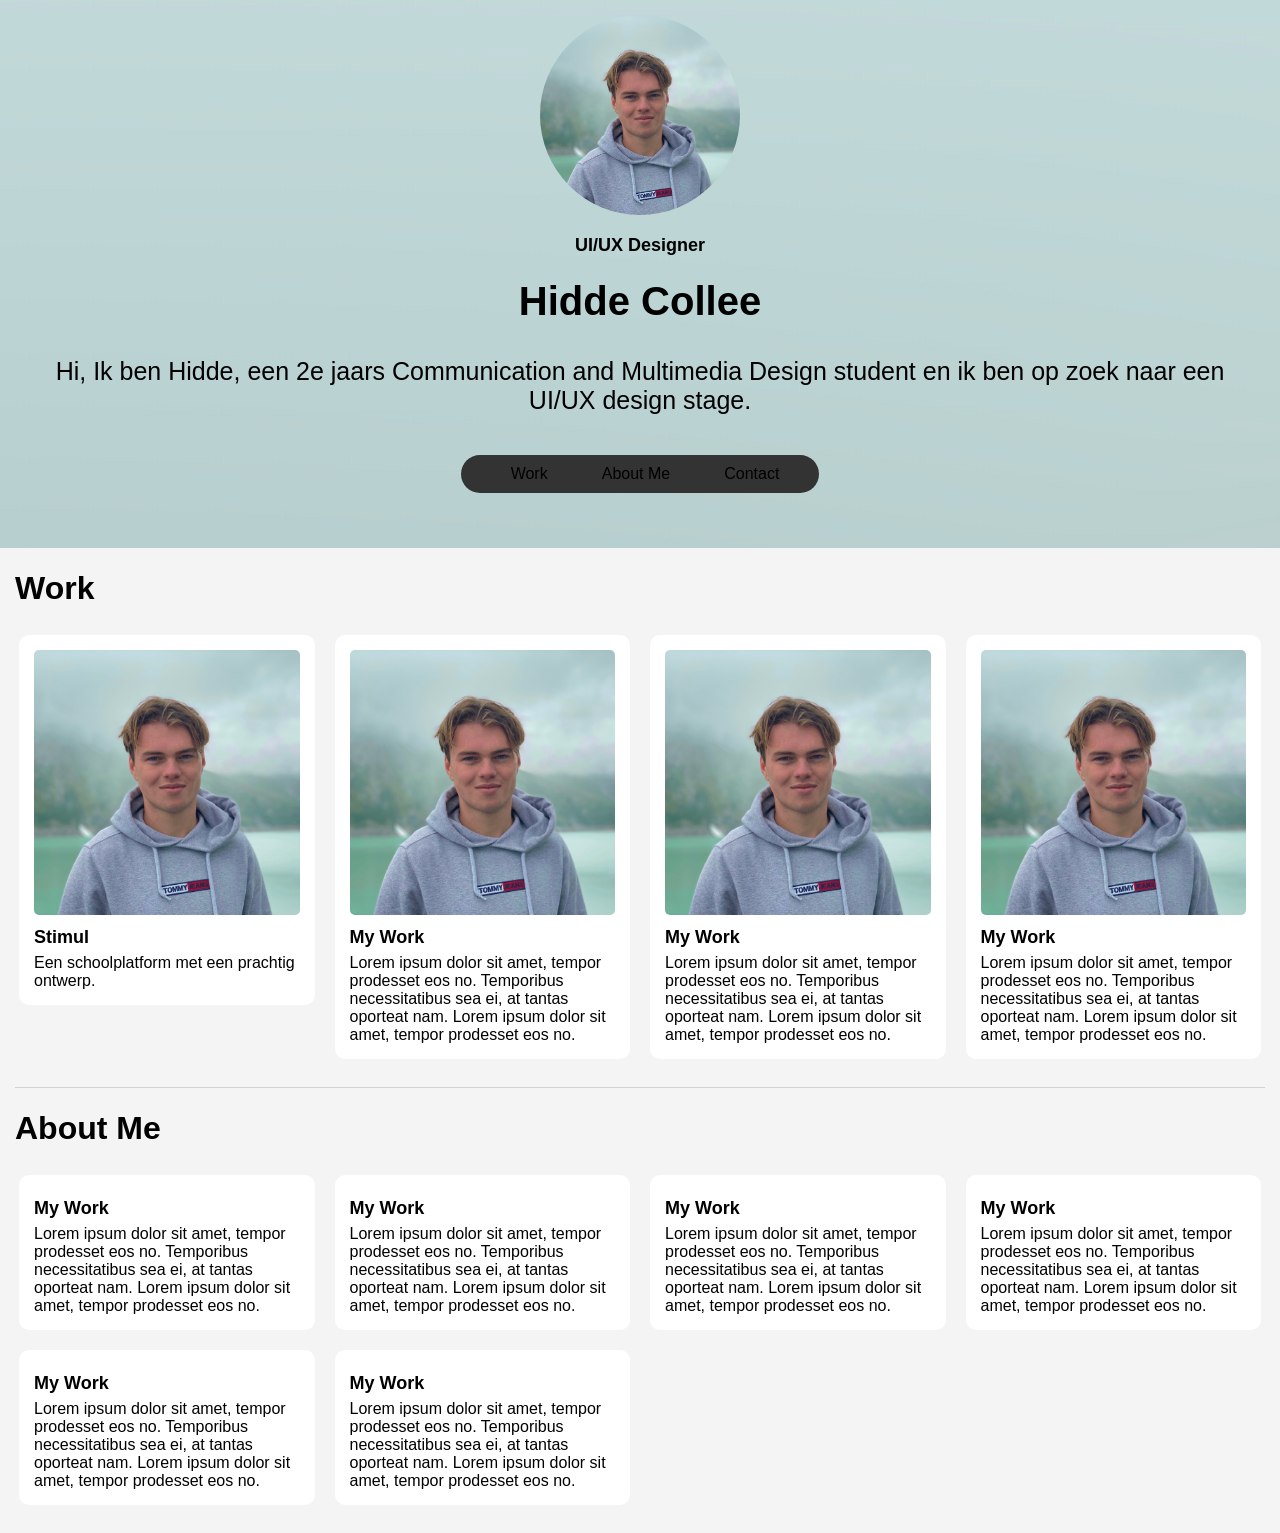
<file: index.html>
<!DOCTYPE html>
<html>
  <head>
    <meta charset="utf-8">
    <meta name="viewport" content="width=device-width">
    <title>Hidde Collee's Portfolio</title>
    <link href="style.css" rel="stylesheet" type="text/css" />
    <link rel="icon" href="hc.png"/>
  </head>
  
  <body>
    <div class="top-background">
      <img class="profile-picture" src="images/hidde.jpg" alt="Hidde Collee">
      <h3 class="label">UI/UX Designer</h3>
      <h2>Hidde Collee</h2>
      <h4>Hi, Ik ben Hidde, een 2e jaars Communication and Multimedia Design student en ik ben op zoek naar een UI/UX design stage.</h3>
      <nav class="stroke">
        <ul>
          <li><a href="#work">Work</a></li>
          <li><a href="#about-me">About Me</a></li>
          <li><a href="#contact">Contact</a></li>
        </ul>
      </nav>
    </div>

    <div class="inhoud" id="work">
      <h1>Work</h1>

      <div class="row">
        <div class="column">
          <div class="content">
            <a href="stimul.html">
            <img class="image-work" src="images/hidde.jpg" alt="Mountains">
            <h3>Stimul</h3>
            <p>Een schoolplatform met een prachtig ontwerp.</p>
            </a>
          </div>
        </div>
        <div class="column">
          <div class="content">
          <img class="image-work" src="images/hidde.jpg" alt="Lights">
            <h3>My Work</h3>
            <p>Lorem ipsum dolor sit amet, tempor prodesset eos no. Temporibus necessitatibus sea ei, at tantas oporteat nam. Lorem ipsum dolor sit amet, tempor prodesset eos no.</p>
          </div>
        </div>
        <div class="column">
          <div class="content">
          <img class="image-work" src="images/hidde.jpg" alt="Nature">
            <h3>My Work</h3>
            <p>Lorem ipsum dolor sit amet, tempor prodesset eos no. Temporibus necessitatibus sea ei, at tantas oporteat nam. Lorem ipsum dolor sit amet, tempor prodesset eos no.</p>
          </div>
        </div>
        <div class="column">
          <div class="content">
          <img class="image-work" src="images/hidde.jpg" alt="Mountains">
            <h3>My Work</h3>
            <p>Lorem ipsum dolor sit amet, tempor prodesset eos no. Temporibus necessitatibus sea ei, at tantas oporteat nam. Lorem ipsum dolor sit amet, tempor prodesset eos no.</p>
          </div>
        </div>
      </div>
    </div>

     <div class="inhoud" id="about-me">
      <hr style="height:1px;border-width:0;color:gray;background-color:lightgray">
      <h1>About Me</h1>

      <div class="row">
        <div class="column">
          <div class="content">
            <h3>My Work</h3>
            <p>Lorem ipsum dolor sit amet, tempor prodesset eos no. Temporibus necessitatibus sea ei, at tantas oporteat nam. Lorem ipsum dolor sit amet, tempor prodesset eos no.</p>
          </div>
        </div>
        <div class="column">
          <div class="content">
            <h3>My Work</h3>
            <p>Lorem ipsum dolor sit amet, tempor prodesset eos no. Temporibus necessitatibus sea ei, at tantas oporteat nam. Lorem ipsum dolor sit amet, tempor prodesset eos no.</p>
          </div>
        </div>
        <div class="column">
          <div class="content">
            <h3>My Work</h3>
            <p>Lorem ipsum dolor sit amet, tempor prodesset eos no. Temporibus necessitatibus sea ei, at tantas oporteat nam. Lorem ipsum dolor sit amet, tempor prodesset eos no. </p>
          </div>
        </div>
        <div class="column">
          <div class="content">
            <h3>My Work</h3>
            <p>Lorem ipsum dolor sit amet, tempor prodesset eos no. Temporibus necessitatibus sea ei, at tantas oporteat nam. Lorem ipsum dolor sit amet, tempor prodesset eos no.</p>
          </div>
        </div>
        <div class="column">
          <div class="content">
            <h3>My Work</h3>
            <p>Lorem ipsum dolor sit amet, tempor prodesset eos no. Temporibus necessitatibus sea ei, at tantas oporteat nam. Lorem ipsum dolor sit amet, tempor prodesset eos no. </p>
          </div>
        </div>
        <div class="column">
          <div class="content">
            <h3>My Work</h3>
            <p>Lorem ipsum dolor sit amet, tempor prodesset eos no. Temporibus necessitatibus sea ei, at tantas oporteat nam. Lorem ipsum dolor sit amet, tempor prodesset eos no.</p>
          </div>
        </div>
      </div>
    </div>

  </body>
</html>
</file>
<file: style.css>
body {
  margin: 0;
  background-color:#F4F4F4;
}

nav {
  width: max-content;
  background: #333333;
  color: white;
  margin: auto;
  border-radius: 30px;
  margin-top: 40px;
  margin-bottom: 40px;
}

nav ul {
  text-align: center;
}

li {
  margin-inline-end: 30px;
}

nav ul li {
  display: inline-block;
}
nav ul li a {
  display: block;
  padding: 10px;
  text-decoration: none;
  font-weight: 400;
  font-family: -apple-system, BlinkMacSystemFont, 'Segoe UI', Roboto, Oxygen, Ubuntu, Cantarell, 'Open Sans', 'Helvetica Neue', sans-serif;
}

nav ul li a:hover {
  color: #8BCBB3;
}

.stroke {
  position: -webkit-sticky;
  position: sticky;
}

.logo-img {
  float: left;
  position: relative;
  width: 100px;
}

.profile-picture {
  width: 40vw;
  max-width: 200px;
  border-radius: 100px;
  display: block;
  margin-left: auto;
  margin-right: auto;
  margin-bottom: 30px;
}

.label {
  text-align: center;
}

h1, h2, h3, h4, p {
  font-family: -apple-system, BlinkMacSystemFont, 'Segoe UI', Roboto, Oxygen, Ubuntu, Cantarell, 'Open Sans', 'Helvetica Neue', sans-serif;
  margin-bottom: 0px;
}

h2, h4 {
  text-align: center;
}

h2 {
  font-size: 40px;
}

h3 {
  font-size: 18px;
  line-height: 1px;
}

h4 {
  color: black;
  font-size: 25px;
  font-weight: 500;
  margin-left: 20px;
  margin-right: 20px;
}

.top-background {
  position: relative;
  max-width: 100%;
  background-image: url('images/background.jpg');
  padding: 15px;
}

.inhoud {
  margin-left: 15px;
  margin-right: 15px;
  max-width: 2000px;
}

* {
  box-sizing: border-box;
}

.row {
  margin: 8px -16px;
}

.row,
.row > .column {
  padding: 10px;
}

/* Create four equal columns that floats next to each other */
.column {
  float: left;
  max-width: 25%;
}

.row:after {
  content: "";
  display: flex;
  clear: both;
}

.content {
  background-color: white;
  padding: 15px;
  border-radius: 10px;
}

@media screen and (max-width: 900px) {
  .column {
    max-width: 50%;
  }
}

@media screen and (max-width: 500px) {
  .column {
    max-width: 100%;
  }
}

@media screen and (min-width: 1440px) {
  .inhoud {
    margin-left: 200px;
    margin-right: 200px;
    margin-top: 40px;
  }
}

.image-work {
  width: 100%;
  border-radius: 5px;
}

a:link, a:visited { 
  color: initial; 
  text-decoration: none;
  cursor: auto;
}
</file>
